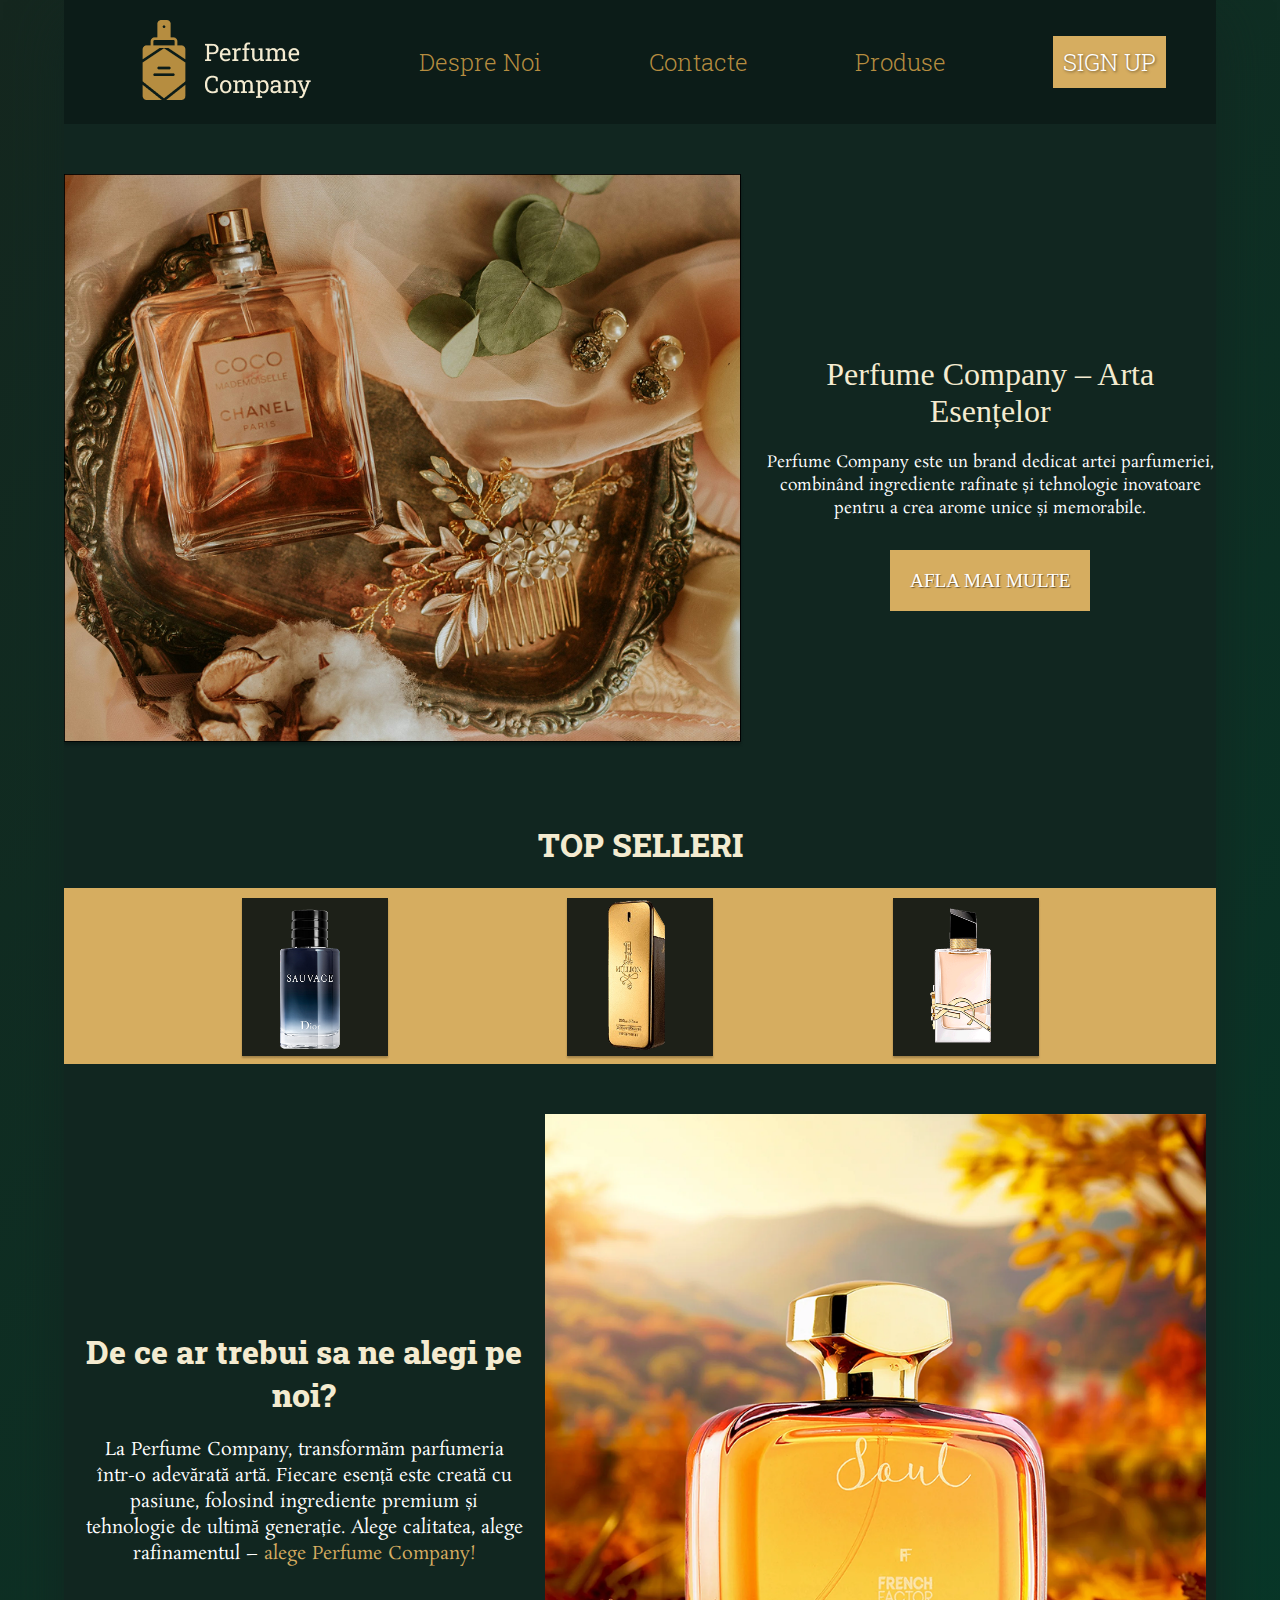
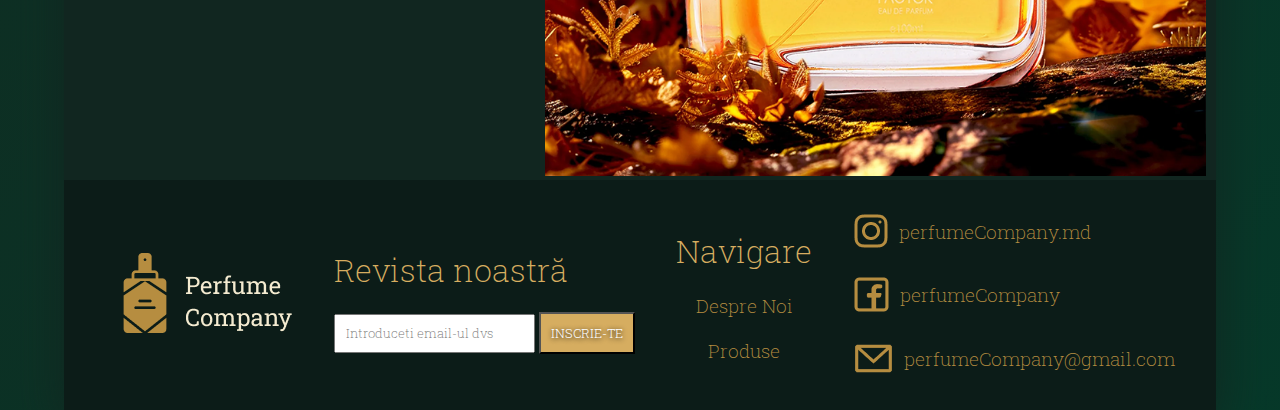
<file: index.html>
<!DOCTYPE html>
<html lang="en">
<head>
    <meta charset="UTF-8">
    <meta name="viewport" content="width=device-width, initial-scale=1.0">
    <title>Document</title>
    <link rel="stylesheet" href="styles.css">
    
</head>     
<body>
    <header>
        <div class = "main__header" id = "despre-noi">
            <ul class = "header__list">
                <li><a href = "index.html"><img class = "logo" src = "logo2.png"></a></li>
                <li><a href = "#" class="scroll-link" data-target="despre-noi"><h1>Despre Noi</h1></a></li>
                <li><a href = "#" class="scroll-link" data-target="contacte"><h1>Contacte</h1></a></li>
                <li><a href = "#" class="scroll-link" data-target="produse"><h1>Produse</h1></a></li>
                <li id="profile-menu-container"><a class = "button__signup" href = "./signup.html"><h1>SIGN UP</h1></a></li>
                
            </ul>
            
        </div>
    </header>
    <div class = "description">
        <div class = "description__image">
            <img src = "perfume1.png" alt = "parfum">
        </div>
        <div class = "description__text" >
            <h1>
                Perfume Company – Arta Esențelor
            </h1>
            <p>
                Perfume Company este un brand dedicat artei parfumeriei, combinând ingrediente rafinate și tehnologie inovatoare pentru a crea arome unice și memorabile.
            </p>
            <a href="#" class="scroll-link" data-target="dece_noi">AFLA MAI MULTE</a>
        </div>
    </div>
    <div class="topsellers" id ="produse">
        <h1 class = "title__topsellers">TOP SELLERI</h1>
        <div class = "images">
        <a href="./produse.html"><img src = "dior.png"></a>
        <a href="./produse.html"><img src = "pacco.png"></a>
        <a href="./produse.html"><img src = "ysl.png"></a>
        </div>
        
    </div>
    <div class = "why__us" id="dece_noi">
        <div class ="rec__text">
            <h1>De ce ar trebui sa ne alegi pe noi?</h1>
            <p>La Perfume Company, transformăm parfumeria într-o adevărată artă. Fiecare esență este creată cu pasiune, folosind ingrediente premium și tehnologie de ultimă generație.  Alege calitatea, alege rafinamentul – <span class = "attention__grabber">alege Perfume Company!</span></p>
        </div>
        <div class = "rec__image"><img src="perfume2.png"></div>
    </div>
</body>
<footer id="contacte">
    <div class = "footer__image">
        <img src = "logo2.png">
    </div>
    <div class = "footer__revista">
        <h1>Revista noastră</h1>
        <form>
        <input id = "email-input" type = "email" placeholder = "Introduceti email-ul dvs" required>
        <button type="submit" onclick="inscriere()">INSCRIE-TE</button>
    </form>
    </div>
    <div class = "footer__navigare">
        <h1>Navigare</h1>
        <a href = "#" class="scroll-link" data-target="despre-noi"><p>Despre Noi</p></a>
        <a href = "#" class="scroll-link" data-target="produse"><p>Produse</p></a>
    </div>
    <div class = "footer__contacte" >
        <span><img src ="insta.png"><p>perfumeCompany.md</p></span>
        <span><img src ="facebook.png"><p>perfumeCompany</p></span>
        <span><img src ="mail.png"><p>perfumeCompany@gmail.com</p></span>
    </div>
</footer>
<script src = "script.js"></script>
</html>
</file>
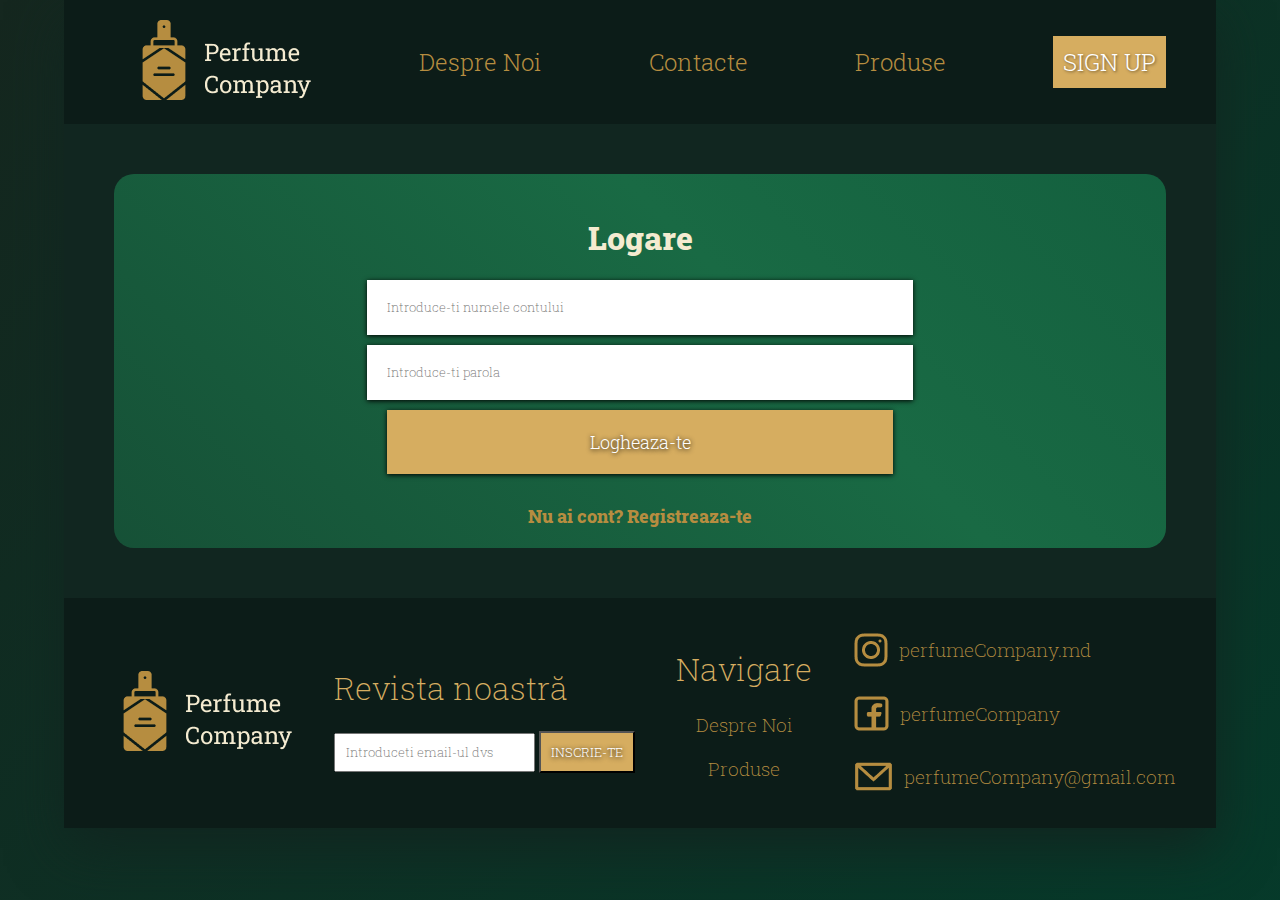
<file: login.html>
<!DOCTYPE html>
<html lang="en">
<head>
    <meta charset="UTF-8">
    <meta name="viewport" content="width=device-width, initial-scale=1.0">
    <title>Document</title>
    <link rel="stylesheet" href="styles.css">
</head>
<body>
    <header>
        <div class = "main__header" id = "despre-noi">
            <ul class = "header__list">
                <li><a href = "index.html"><img class = "logo" src = "logo2.png"></a></li>
                <li><a href = "#" class="scroll-link" data-target="despre-noi"><h1>Despre Noi</h1></a></li>
                <li><a href = "#" class="scroll-link" data-target="contacte"><h1>Contacte</h1></a></li>
                <li><a href = "#" class="scroll-link" data-target="produse"><h1>Produse</h1></a></li>
                <li id="profile-menu-container"><a class = "button__signup" href = "./signup.html"><h1>SIGN UP</h1></a></li>
                
            </ul>
            
        </div>
    </header>
    <div class = "login__container">
        <h1>Logare</h1>
        <input type = "text" placeholder = "Introduce-ti numele contului">
        <input type = "password" placeholder = "Introduce-ti parola">
        <button>Logheaza-te</button>
        <a href = "./signup.html">Nu ai cont? Registreaza-te</a>

    </div>
</body>
<footer id="contacte">
    <div class = "footer__image">
        <img src = "logo2.png">
    </div>
    <div class = "footer__revista">
        <h1>Revista noastră</h1>
        <form>
        <input id = "email-input" type = "email" placeholder = "Introduceti email-ul dvs" required>
        <button type="submit" onclick="inscriere()">INSCRIE-TE</button>
    </form>
    </div>
    <div class = "footer__navigare">
        <h1>Navigare</h1>
        <a href = "#" class="scroll-link" data-target="despre-noi"><p>Despre Noi</p></a>
        <a href = "#" class="scroll-link" data-target="produse"><p>Produse</p></a>
    </div>
    <div class = "footer__contacte" >
        <span><img src ="insta.png"><p>perfumeCompany.md</p></span>
        <span><img src ="facebook.png"><p>perfumeCompany</p></span>
        <span><img src ="mail.png"><p>perfumeCompany@gmail.com</p></span>
    </div>
</footer>
<script src = "script.js"></script>
</html>
</file>
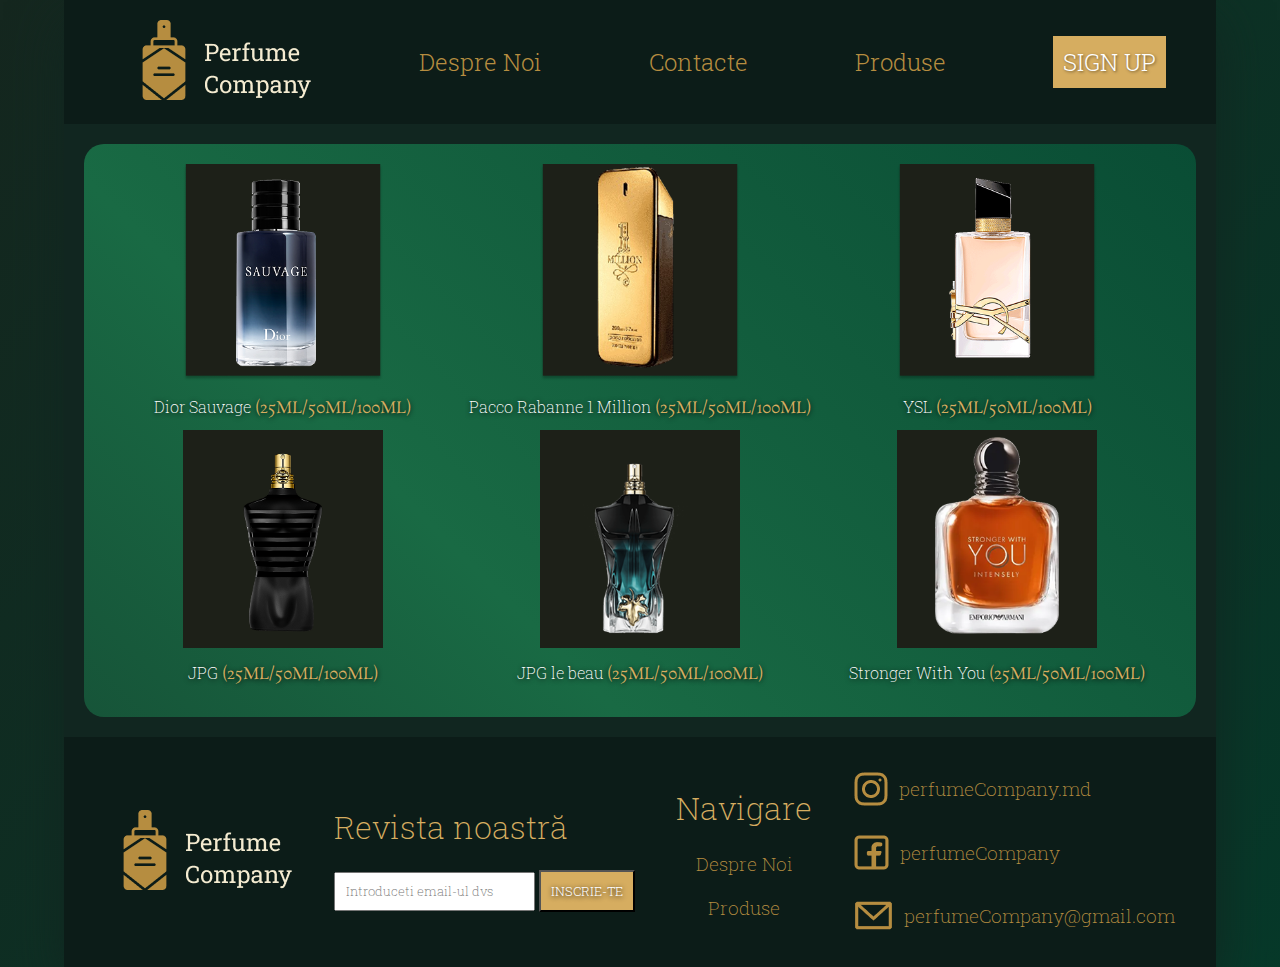
<file: produse.html>
<!DOCTYPE html>
<html lang="en">
<head>
    <meta charset="UTF-8">
    <meta name="viewport" content="width=device-width, initial-scale=1.0">
    <title>Document</title>
    <link rel="stylesheet" href="styles.css">
</head>
<body>
    <header>
        <div class = "main__header" id = "despre-noi">
            <ul class = "header__list">
                <li><a href = "index.html"><img class = "logo" src = "logo2.png"></a></li>
                <li><a href = "#" class="scroll-link" data-target="despre-noi"><h1>Despre Noi</h1></a></li>
                <li><a href = "#" class="scroll-link" data-target="contacte"><h1>Contacte</h1></a></li>
                <li><a href = "#" class="scroll-link" data-target="produse"><h1>Produse</h1></a></li>
                <li id="profile-menu-container"><a class = "button__signup" href = "./signup.html"><h1>SIGN UP</h1></a></li>
                
            </ul>
            
        </div>
    </header>

    <div class = "produse__pagina">
        <div class = "produs__exemplu">
            <img src = "dior.png">
            <h1>Dior Sauvage <span class = "attention__grabber">(25ML/50ML/100ML)</span></h1>
        </div>
        <div class = "produs__exemplu">
            <img src = "pacco.png">
            <h1>Pacco Rabanne 1 Million <span class = "attention__grabber">(25ML/50ML/100ML)</span></h1>
        </div>
        <div class = "produs__exemplu">
            <img src = "ysl.png">
            <h1>YSL <span class = "attention__grabber">(25ML/50ML/100ML)</span></h1>
        </div>
        <div class = "produs__exemplu">
            <img src = "jpg.png">
            <h1>JPG <span class = "attention__grabber">(25ML/50ML/100ML)</span></h1>
        </div>
        <div class = "produs__exemplu">
            <img src = "jpglebeau.png">
            <h1>JPG le beau <span class = "attention__grabber">(25ML/50ML/100ML)</span></h1>
        </div>
        <div class = "produs__exemplu">
            <img src = "swy.png">
            <h1>Stronger With You <span class = "attention__grabber">(25ML/50ML/100ML)</span></h1>
        </div>
    </div>
</body>
<footer id="contacte">
    <div class = "footer__image">
        <img src = "logo2.png">
    </div>
    <div class = "footer__revista">
        <h1>Revista noastră</h1>
        <form>
        <input id = "email-input" type = "email" placeholder = "Introduceti email-ul dvs" required>
        <button type="submit" onclick="inscriere()">INSCRIE-TE</button>
    </form>
    </div>
    <div class = "footer__navigare">
        <h1>Navigare</h1>
        <a href = "#" class="scroll-link" data-target="despre-noi"><p>Despre Noi</p></a>
        <a href = "#" class="scroll-link" data-target="produse"><p>Produse</p></a>
    </div>
    <div class = "footer__contacte" >
        <span><img src ="insta.png"><p>perfumeCompany.md</p></span>
        <span><img src ="facebook.png"><p>perfumeCompany</p></span>
        <span><img src ="mail.png"><p>perfumeCompany@gmail.com</p></span>
    </div>
</footer>
<script src = "script.js"></script>
</html>
</file>
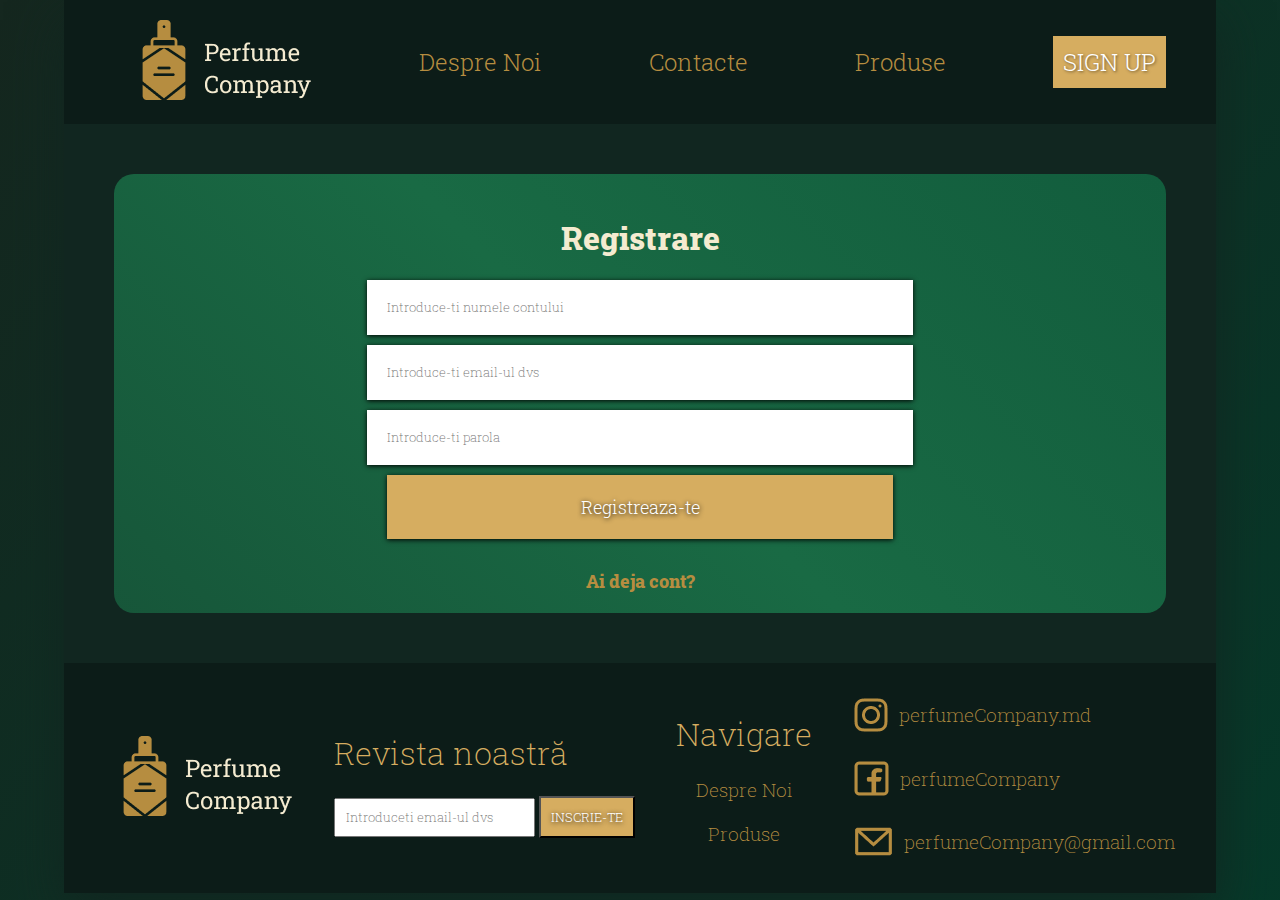
<file: signup.html>
<!DOCTYPE html>
<html lang="en">
<head>
    <meta charset="UTF-8">
    <meta name="viewport" content="width=device-width, initial-scale=1.0">
    <title>Document</title>
    <link rel="stylesheet" href="styles.css">
</head>
<body>
    <header>
        <div class = "main__header" id = "despre-noi">
            <ul class = "header__list">
                <li><a href = "index.html"><img class = "logo" src = "logo2.png"></a></li>
                <li><a href = "#" class="scroll-link" data-target="despre-noi"><h1>Despre Noi</h1></a></li>
                <li><a href = "#" class="scroll-link" data-target="contacte"><h1>Contacte</h1></a></li>
                <li><a href = "#" class="scroll-link" data-target="produse"><h1>Produse</h1></a></li>
                <li id="profile-menu-container"><a class = "button__signup" href = "./signup.html"><h1>SIGN UP</h1></a></li>
                
            </ul>
            
        </div>
    </header>
    <div class = "signup__container">
        <h1>Registrare</h1>
        <input type = "text" placeholder = "Introduce-ti numele contului">
        <input type = "email" placeholder = "Introduce-ti email-ul dvs">
        <input type = "password" placeholder = "Introduce-ti parola">
        <button>Registreaza-te</button>
        <a href = "./login.html">Ai deja cont?</a>

    </div>
</body>
<footer id="contacte">
    <div class = "footer__image">
        <img src = "logo2.png">
    </div>
    <div class = "footer__revista">
        <h1>Revista noastră</h1>
        <form>
        <input id = "email-input" type = "email" placeholder = "Introduceti email-ul dvs" required>
        <button type="submit" onclick="inscriere()">INSCRIE-TE</button>
    </form>
    </div>
    <div class = "footer__navigare">
        <h1>Navigare</h1>
        <a href = "#" class="scroll-link" data-target="despre-noi"><p>Despre Noi</p></a>
        <a href = "#" class="scroll-link" data-target="produse"><p>Produse</p></a>
    </div>
    <div class = "footer__contacte" >
        <span><img src ="insta.png"><p>perfumeCompany.md</p></span>
        <span><img src ="facebook.png"><p>perfumeCompany</p></span>
        <span><img src ="mail.png"><p>perfumeCompany@gmail.com</p></span>
    </div>
</footer>
<script src = "script.js"></script>
</html>
</file>
<file: styles.css>
@import url('https://fonts.googleapis.com/css2?family=Roboto+Slab:wght@300&display=swap');
@import url('https://fonts.googleapis.com/css2?family=Rosarivo:ital@0;1&display=swap');

html{
    

    
    animation:gradient 10s ease infinite;
    background:linear-gradient(-45deg,#112620,#196a44,#023f2d,#15271f);
    background-size:400% 400%;
}
header{
    background-color: rgba(0,0,0,0.24);
    padding:20px;
}
@keyframes gradient{
    0%{
        background-position: 0% 50%;
    }
    50%{
        background-position: 100% 50%;
    }
    100%{
        background-position: 0% 50%;
    }
}
body{
    
    justify-content: center;
    align-items: center;
    margin:0 auto;
    box-shadow: 0px 20px 50px #112620;
    width:90%;
    background-color: #112620;
}

.main__header ul{
    list-style-type: none;

}
.header__list{
    display:flex;
    justify-content: space-between;
    align-items: center;
    margin: 0 auto;
    margin-right:30px;
    flex-grow: 1;
    
}
a{
    text-decoration: none;
}
.header__list h1{
    font-family: "Roboto Slab", serif;
    font-optical-sizing: auto;
    font-weight: 300;
    font-style: normal;
    font-size:x-large;
    color: #B68D40;
    transition:color 1s;
}
.header__list h1:hover{
    transition:cubic-bezier(0.075, 0.82, 0.165, 1);
    color: #D6AD60;
    
}
.button__signup h1{
    color:white;
    text-shadow: 1px 1px 3px rgba(0,0,0,0.50);
    background-color: #D6AD60;
    padding: 10px 10px;
}
.description{
    margin-top:50px;
    display:flex;
    justify-content: center;
    align-items: center;
    gap:20px;
}
.description__image img{
    width:100%;
    
}

.description__text{

    
    text-align: center;
    width:50%;
}
.description__text h1{
    color: #F4EBD0;
    font-weight:200;
    text-align: center;
}
.description__text p{
    color:white;
    font-family: "Rosarivo", cursive;
  font-weight: 400;
  font-style: regular;
  text-align: center;
  margin-bottom:50px;   
}
.description__text a{
    
    color:white;
    text-shadow: 1px 1px 1px rgba(0,0,0,0.50);
    background-color: #D6AD60;
    font-size:larger;
    padding: 20px 20px;
    text-align: center;
    transition:padding 2s;
    transition:font-size 2s;
}
.description__text a:hover{
    
    padding:30px 30px;
    font-size:x-large;

}
.topsellers{
    margin-top:50px;
    display:flex;
    flex-direction: column;
    
    
}
.topsellers h1{
    color:#F4EBD0;
    font-family: "Roboto Slab", serif;
    font-optical-sizing: auto;
    font-weight: 800;
    font-style: normal;
    font-size:xx-large;
    text-align: center;
}
.images{
    background-color: #D6AD60;
    display: flex;
    align-items: center;
    justify-content: space-evenly;
}
.images img{
    margin-top:10px;
    width: 150px; /* Setează o lățime fixă sau procentuală */
    height: auto;
    transition:width ease-in-out 1s;
        
}
.images img:hover{
    transition:ease-in-out 1s;
    width:175px;
    
}
.why__us{
    margin-top:50px;
    display:flex;
    justify-content: center;
    align-items: center;
    text-align: center;
}

.why__us h1{
    color:#F4EBD0;
    font-family: "Roboto Slab", serif;
    font-optical-sizing: auto;
    font-weight: 800;
    font-style: normal;
    font-size:xx-large;
    text-align: center;
}
.why__us p{
    color:white;
    font-family: "Rosarivo", cursive;
    font-size:large;
  font-weight: 400;
  font-style: regular;
  text-align: center;
}
.rec__text{
    width:40%;
    margin-right:20px;
    margin-left:20px;
}
.rec__image{
    width:60%;
    margin-right:10px;
}
.rec__image img{
    width: 100%;
    transition: width 2s;

}
.attention__grabber{
    color:#D6AD60;
    font-family: "Rosarivo", cursive;
}
footer{
    background-color: rgba(0,0,0,0.24);
    display:flex;
    justify-content: space-around;
    align-items: center;
    padding:20px;
}
.footer__revista{
    display:flex;
    flex-direction: column;
}
.footer__revista h1{
    color:#D6AD60;
    font-family: "Roboto Slab", serif;
    font-weight: 200;
}
.topsellers .images a {
    display: inline-block;
}

.footer__revista input{
    
    padding:10px;
    margin-bottom:10px;
}
.footer__revista input::placeholder{
    font-family: "Roboto Slab", serif;
    font-weight: 200;
}
.footer__revista button{
    background-color:#D6AD60;
    padding:10px;
    font-family: "Roboto Slab", serif;
    font-weight: 300;
    color:white;
    text-shadow: 0px 1px 5px black;
    transition: background-color;
}
.footer__revista button:hover{
    cursor:grab;
    transition: cubic-bezier(0.075, 0.82, 0.165, 1);
    background-color: #B68D40;
}
.footer__navigare{
    text-align: center;
}   
.footer__navigare h1{
    font-family: "Roboto Slab", serif;
    font-weight: 200;
    color:#D6AD60;
}
.footer__navigare p{
    font-family: "Roboto Slab", serif;
    font-weight: 200;
    color:#B68D40;
    font-size:larger;
}
.footer__contacte span{
    display:flex;

    align-items: center;
    gap:10px;
}
.footer__contacte{
    align-items: flex-start;
    display: flex; 

    flex-direction: column;
}

.footer__contacte p{
    font-family: "Roboto Slab", serif;
    font-weight: 200;
    color:#B68D40;
    font-size:larger;
}
.produse__pagina{
    padding:20px;
    margin:20px;
    display: grid;
    grid-template-columns: repeat(3, 1fr);
    
    flex-wrap: wrap;
    border-radius: 20px;
    
    flex-direction: row;
    justify-content: space-evenly;
    text-align: center;
    animation:gradient 10s ease infinite;
    background:linear-gradient(45deg,#112620,#196a44,#023f2d,#15271f);
    background-size:300% 300%;
}
.produse__pagina img{
    width:200px;
}
.produs__exemplu h1{
    
    font-family: "Roboto Slab", serif;
    font-weight: 200;
    color:white;
    font-size: medium;
    text-shadow:0px 1px 5px black;
}
.signup__container{
    display:flex;
    flex-direction: column;
    align-items:center;
    padding:20px;
    margin: 50px;
    background:linear-gradient(45deg,#112620,#196a44,#023f2d,#15271f);
    background-size:500% 500%;
    border-radius: 20px;
}
.signup__container input{
    width:50%;
    padding:20px 20px;
    margin-bottom: 10px;
    box-shadow: 0px 1px 5px black;
    border:none;
}
.signup__container h1{
    font-family: "Roboto Slab", serif;
    font-weight: 800;
    color:#F4EBD0;
}
.signup__container input::placeholder{
    font-family: "Roboto Slab", serif;
    font-weight: 200;
}
.signup__container a{
    margin-top:30px;
    font-size:large;    
    font-family: "Roboto Slab", serif;
    font-weight: 800;
    transition: 2s;
    color:#B68D40;
}
.signup__container a:hover{
    transition: cubic-bezier(0.075, 0.82, 0.165, 1) 2s;
    color:#D6AD60;
}
.signup__container button{
    background-color:#D6AD60;
    padding:20px;
    font-family: "Roboto Slab", serif;
    font-weight: 300;
    font-size:large;
    color:white;
    text-shadow: 0px 1px 5px black;
    transition: background-color;
    width:50%;
    box-shadow: 0px 1px 5px black;
    transition: cubic-bezier(0.075, 0.82, 0.165, 1) 2s;
    border:none;
}
.signup__container button:hover{
    cursor:grab;
    transition: cubic-bezier(0.075, 0.82, 0.165, 1) 2s;
    background-color: #B68D40;
    padding:30px;
    font-size: larger;
    
}
.login__container{
    display:flex;
    flex-direction: column;
    align-items:center;
    padding:20px;
    margin: 50px;
    background:linear-gradient(45deg,#112620,#196a44,#023f2d,#15271f);
    background-size:500% 500%;
    border-radius: 20px;
}
.login__container input{
    width:50%;
    padding:20px 20px;
    margin-bottom: 10px;
    box-shadow: 0px 1px 5px black;
    border:none;
}
.login__container h1{
    font-family: "Roboto Slab", serif;
    font-weight: 800;
    color:#F4EBD0;
}
.login__container input::placeholder{
    font-family: "Roboto Slab", serif;
    font-weight: 200;
}
.login__container a{
    margin-top:30px;
    font-size:large;    
    font-family: "Roboto Slab", serif;
    font-weight: 800;
    transition: 2s;
    color:#B68D40;
}
.login__container a:hover{
    transition: cubic-bezier(0.075, 0.82, 0.165, 1) 2s;
    color:#D6AD60;
}
.login__container button{
    background-color:#D6AD60;
    padding:20px;
    font-family: "Roboto Slab", serif;
    font-weight: 300;
    font-size:large;
    color:white;
    text-shadow: 0px 1px 5px black;
    transition: background-color;
    width:50%;
    box-shadow: 0px 1px 5px black;
    transition: cubic-bezier(0.075, 0.82, 0.165, 1) 2s;
    border:none;
}
.login__container button:hover{
    cursor:grab;
    transition: cubic-bezier(0.075, 0.82, 0.165, 1) 2s;
    background-color: #B68D40;
    padding:30px;
    font-size: larger;
    
}
.profile-menu {
    position: relative;
    display: inline-block;
}

.profile-button {
    background-color: #4CAF50;
    color: white;
    padding: 10px 15px;
    border: none;
    cursor: pointer;
    font-size: 16px;
    border-radius: 5px;
}

.profile-button:hover {
    background-color: #45a049;
}

.dropdown-content {
    display: none;
    position: absolute;
    background-color: white;
    min-width: 150px;
    box-shadow: 0px 4px 8px rgba(0, 0, 0, 0.2);
    border-radius: 5px;
    z-index: 1;
}

.dropdown-content a {
    color: black;
    padding: 10px;
    text-decoration: none;
    display: block;
}

.dropdown-content a:hover {
    background-color: #f1f1f1;
}

.profile-menu:hover .dropdown-content {
    display: block;
}

/* Responsivitate pentru ecrane mai mici de 1024px (tablete) */
@media screen and (max-width: 1024px) {
    .description {
        flex-direction: column;
        text-align: center;
    }

    .description__text,
    .description__image {
        width: 100%;
    }

    .rec__text, .rec__image {
        width: 100%;
        margin: 10px 0;
    }

    .produse__pagina {
        grid-template-columns: repeat(2, 1fr);
    }

    .signup__container input,
    .login__container input,
    .signup__container button,
    .login__container button {
        width: 80%;
    }
}

/* Responsivitate pentru ecrane mai mici de 768px (telefoane) */
@media screen and (max-width: 768px) {
    .header__list {
        flex-direction: column;
        gap: 10px;
    }

    .images {
        flex-direction: column;
        gap: 20px;
    }

    .images img {
        width: 70%;
    }

    .footer__contacte,
    .footer__revista,
    .footer__navigare {
        width: 100%;
        margin-bottom: 20px;
        text-align: center;
    }

    footer {
        flex-direction: column;
        gap: 20px;
    }

    .produse__pagina {
        grid-template-columns: 1fr;
    }

    .signup__container,
    .login__container {
        margin: 20px;
        padding: 15px;
    }

    .profile-button {
        font-size: 14px;
        padding: 8px 10px;
    }
}
</file>
